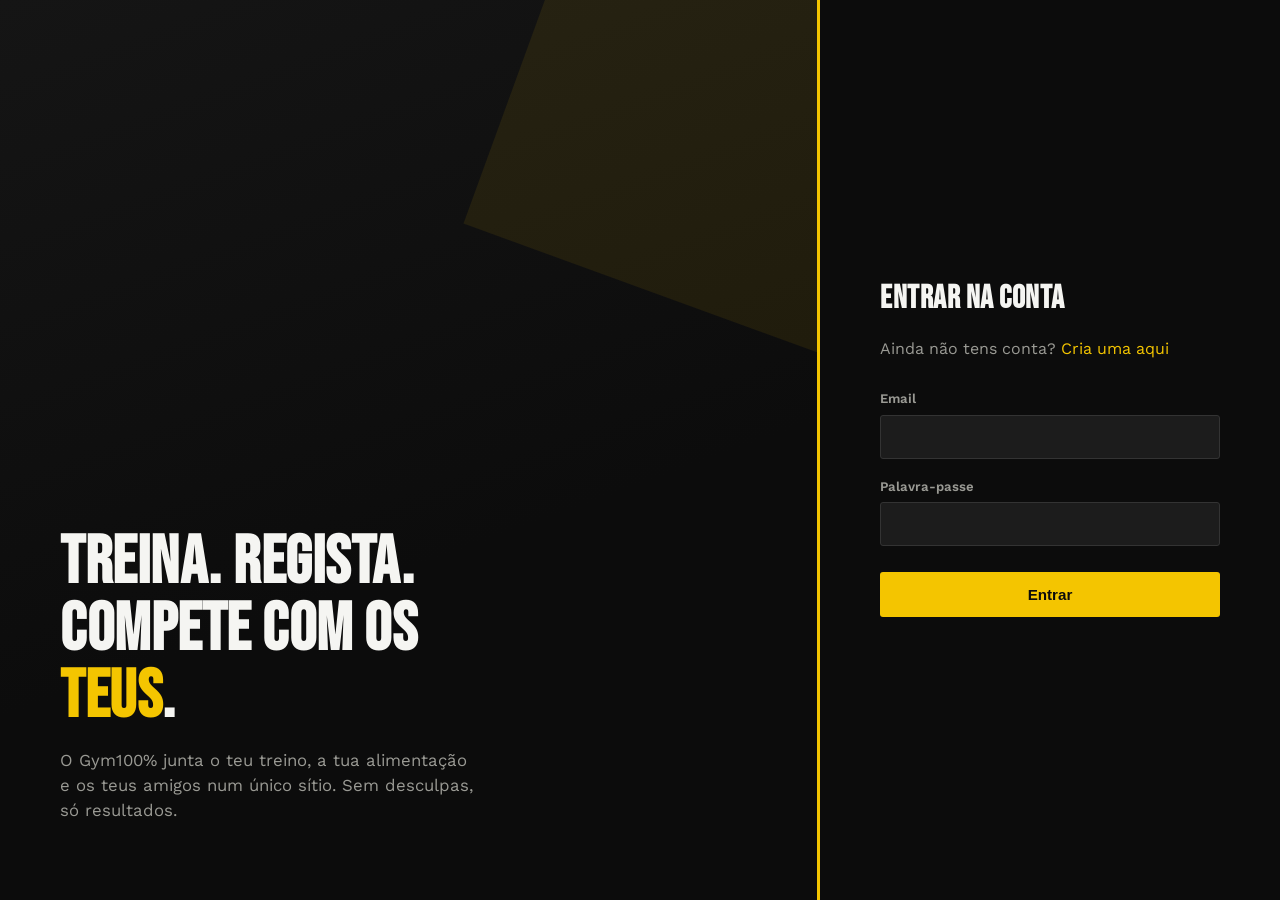
<file: frontend/index.html>
<!DOCTYPE html>
<html lang="pt-PT">
<head>
<meta charset="UTF-8">
<meta name="viewport" content="width=device-width, initial-scale=1">
<title>Gym100% — Entrar</title>
<link rel="stylesheet" href="css/estilo.css">
</head>
<body>

<div class="pagina-auth">
    <div class="auth-lado-visual">
        <div>
            <h1>Treina. Regista.<br>Compete com os <span>teus</span>.</h1>
            <p>O Gym100% junta o teu treino, a tua alimentação e os teus amigos num único sítio. Sem desculpas, só resultados.</p>
        </div>
    </div>

    <div class="auth-lado-form">
        <h2 style="margin-bottom: 6px;">Entrar na conta</h2>
        <p style="color: var(--cinza); margin-bottom: 28px;">Ainda não tens conta? <a href="registo.html">Cria uma aqui</a></p>

        <div class="mensagem-erro" id="caixaErro"></div>

        <form id="formularioLogin">
            <div class="campo">
                <label for="email">Email</label>
                <input type="email" id="email" required autocomplete="email">
            </div>
            <div class="campo">
                <label for="password">Palavra-passe</label>
                <input type="password" id="password" required autocomplete="current-password">
            </div>
            <button type="submit" class="botao botao-principal" style="width:100%; margin-top: 8px;">Entrar</button>
        </form>
    </div>
</div>

<script src="js/comum.js"></script>
<script>
document.getElementById("formularioLogin").addEventListener("submit", async (e) => {
    e.preventDefault();
    const caixaErro = document.getElementById("caixaErro");
    try {
        await chamarApi("/auth/login.php", {
            method: "POST",
            body: JSON.stringify({
                email: document.getElementById("email").value,
                password: document.getElementById("password").value
            })
        });
        window.location.href = "paginas/dashboard.html";
    } catch (erro) {
        mostrarErro(caixaErro, erro.message);
    }
});
</script>
</body>
</html>
</file>
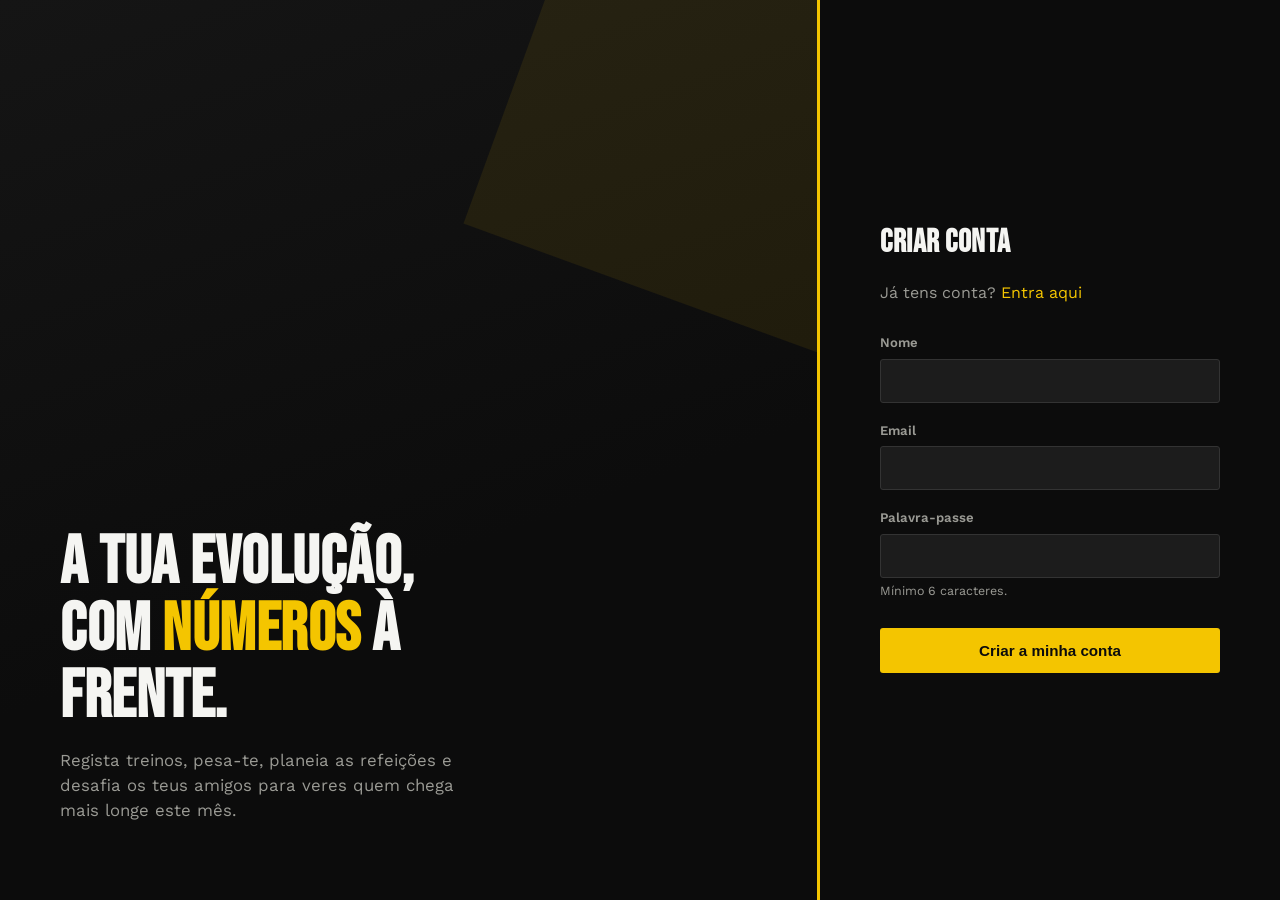
<file: frontend/registo.html>
<!DOCTYPE html>
<html lang="pt-PT">
<head>
<meta charset="UTF-8">
<meta name="viewport" content="width=device-width, initial-scale=1">
<title>Gym100% — Criar conta</title>
<link rel="stylesheet" href="css/estilo.css">
</head>
<body>

<div class="pagina-auth">
    <div class="auth-lado-visual">
        <div>
            <h1>A tua evolução,<br>com <span>números</span> à frente.</h1>
            <p>Regista treinos, pesa-te, planeia as refeições e desafia os teus amigos para veres quem chega mais longe este mês.</p>
        </div>
    </div>

    <div class="auth-lado-form">
        <h2 style="margin-bottom: 6px;">Criar conta</h2>
        <p style="color: var(--cinza); margin-bottom: 28px;">Já tens conta? <a href="index.html">Entra aqui</a></p>

        <div class="mensagem-erro" id="caixaErro"></div>

        <form id="formularioRegisto">
            <div class="campo">
                <label for="nome">Nome</label>
                <input type="text" id="nome" required>
            </div>
            <div class="campo">
                <label for="email">Email</label>
                <input type="email" id="email" required autocomplete="email">
            </div>
            <div class="campo">
                <label for="password">Palavra-passe</label>
                <input type="password" id="password" required minlength="6" autocomplete="new-password">
                <span style="font-size:0.78rem; color: var(--cinza);">Mínimo 6 caracteres.</span>
            </div>
            <button type="submit" class="botao botao-principal" style="width:100%; margin-top: 8px;">Criar a minha conta</button>
        </form>
    </div>
</div>

<script src="js/comum.js"></script>
<script>
document.getElementById("formularioRegisto").addEventListener("submit", async (e) => {
    e.preventDefault();
    const caixaErro = document.getElementById("caixaErro");
    try {
        await chamarApi("/auth/registo.php", {
            method: "POST",
            body: JSON.stringify({
                nome: document.getElementById("nome").value,
                email: document.getElementById("email").value,
                password: document.getElementById("password").value
            })
        });
        window.location.href = "paginas/dashboard.html";
    } catch (erro) {
        mostrarErro(caixaErro, erro.message);
    }
});
</script>
</body>
</html>
</file>
<file: frontend/css/estilo.css>
@import url('https://fonts.googleapis.com/css2?family=Bebas+Neue&family=Work+Sans:wght@400;500;600;700&display=swap');

:root {
    --preto: #0c0c0c;
    --preto-suave: #171717;
    --cartao: #1c1c1c;
    --linha: #333333;
    --amarelo: #f4c500;
    --amarelo-escuro: #c9a300;
    --branco: #f5f5f2;
    --cinza: #9a9a94;
    --vermelho: #e2453c;
    --verde: #4caf50;
}

* { box-sizing: border-box; }

body {
    margin: 0;
    background: var(--preto);
    color: var(--branco);
    font-family: 'Work Sans', sans-serif;
    line-height: 1.5;
}

h1, h2, h3, .fonte-impacto {
    font-family: 'Bebas Neue', sans-serif;
    letter-spacing: 0.5px;
    line-height: 1;
    margin: 0;
}

h1 { font-size: 3rem; }
h2 { font-size: 2rem; }
h3 { font-size: 1.4rem; }

a { color: var(--amarelo); text-decoration: none; }

.container { max-width: 1120px; margin: 0 auto; padding: 0 24px; }

/* ---------- Barra de navegação ---------- */
.barra-nav {
    background: var(--preto-suave);
    border-bottom: 3px solid var(--amarelo);
    position: sticky;
    top: 0;
    z-index: 20;
}
.barra-nav .container {
    display: flex;
    align-items: center;
    justify-content: space-between;
    height: 68px;
}
.marca {
    font-family: 'Bebas Neue', sans-serif;
    font-size: 1.7rem;
    color: var(--branco);
}
.marca span { color: var(--amarelo); }
.nav-links {
    display: flex;
    gap: 28px;
    align-items: center;
}
.nav-links a {
    color: var(--cinza);
    font-weight: 600;
    font-size: 0.95rem;
    padding: 6px 2px;
    border-bottom: 2px solid transparent;
    transition: color .15s, border-color .15s;
}
.nav-links a:hover, .nav-links a.ativo {
    color: var(--branco);
    border-bottom-color: var(--amarelo);
}
.utilizador-atual {
    display: flex;
    align-items: center;
    gap: 14px;
}
.utilizador-atual span { color: var(--branco); font-weight: 600; font-size: .9rem; }

/* ---------- Botões ---------- */
.botao {
    display: inline-block;
    padding: 12px 26px;
    border-radius: 3px;
    font-weight: 700;
    font-size: 0.95rem;
    cursor: pointer;
    border: 2px solid transparent;
    transition: transform .1s ease, background .15s;
}
.botao:active { transform: scale(0.97); }
.botao-principal { background: var(--amarelo); color: var(--preto); }
.botao-principal:hover { background: var(--amarelo-escuro); }
.botao-secundario { background: transparent; border-color: var(--amarelo); color: var(--amarelo); }
.botao-secundario:hover { background: rgba(244,197,0,0.08); }
.botao-perigo { background: transparent; border-color: var(--vermelho); color: var(--vermelho); }
.botao-pequeno { padding: 7px 14px; font-size: 0.82rem; }

/* ---------- Formulários (login/registo) ---------- */
.pagina-auth {
    min-height: 100vh;
    display: flex;
}
.auth-lado-visual {
    flex: 1;
    background: linear-gradient(160deg, #151515 0%, #0c0c0c 60%);
    display: flex;
    align-items: flex-end;
    padding: 60px;
    position: relative;
    overflow: hidden;
    border-right: 3px solid var(--amarelo);
}
.auth-lado-visual::before {
    content: "";
    position: absolute;
    top: -80px; right: -80px;
    width: 380px; height: 380px;
    background: var(--amarelo);
    opacity: 0.08;
    transform: rotate(20deg);
}
.auth-lado-visual h1 { font-size: 4.2rem; color: var(--branco); max-width: 480px; }
.auth-lado-visual h1 span { color: var(--amarelo); }
.auth-lado-visual p { color: var(--cinza); max-width: 420px; margin-top: 16px; font-size: 1.05rem; }
.auth-lado-form {
    width: 460px;
    display: flex;
    flex-direction: column;
    justify-content: center;
    padding: 60px;
}
@media (max-width: 900px) {
    .auth-lado-visual { display: none; }
    .auth-lado-form { width: 100%; }
}

.campo { margin-bottom: 18px; }
.campo label {
    display: block;
    font-size: 0.82rem;
    font-weight: 600;
    color: var(--cinza);
    margin-bottom: 6px;
}
.campo input, .campo select, .campo textarea {
    width: 100%;
    background: var(--cartao);
    border: 1px solid var(--linha);
    color: var(--branco);
    padding: 12px 14px;
    border-radius: 3px;
    font-size: 0.95rem;
    font-family: inherit;
}
.campo input:focus, .campo select:focus, .campo textarea:focus {
    outline: none;
    border-color: var(--amarelo);
}

.mensagem-erro {
    background: rgba(226,69,60,0.12);
    border: 1px solid var(--vermelho);
    color: #ff9d97;
    padding: 10px 14px;
    border-radius: 3px;
    font-size: 0.88rem;
    margin-bottom: 16px;
    display: none;
}
.mensagem-sucesso {
    background: rgba(76,175,80,0.12);
    border: 1px solid var(--verde);
    color: #9be09e;
    padding: 10px 14px;
    border-radius: 3px;
    font-size: 0.88rem;
    margin-bottom: 16px;
    display: none;
}

/* ---------- Layout de página interna ---------- */
.cabecalho-pagina { padding: 40px 0 28px; border-bottom: 1px solid var(--linha); margin-bottom: 32px; }
.cabecalho-pagina p { color: var(--cinza); margin-top: 6px; }

.grelha { display: grid; gap: 20px; }
.grelha-2 { grid-template-columns: 1fr 1fr; }
.grelha-3 { grid-template-columns: repeat(3, 1fr); }
@media (max-width: 760px) { .grelha-2, .grelha-3 { grid-template-columns: 1fr; } }

.cartao {
    background: var(--cartao);
    border: 1px solid var(--linha);
    border-radius: 4px;
    padding: 22px;
}
.cartao-destaque { border-left: 4px solid var(--amarelo); }

.estatistica .numero { font-family: 'Bebas Neue', sans-serif; font-size: 2.6rem; color: var(--amarelo); }
.estatistica .rotulo { color: var(--cinza); font-size: 0.85rem; margin-top: 2px; }

table { width: 100%; border-collapse: collapse; }
th, td { text-align: left; padding: 10px 12px; border-bottom: 1px solid var(--linha); font-size: 0.9rem; }
th { color: var(--cinza); font-weight: 600; font-size: 0.78rem; }

.barra-progresso-fundo { background: var(--linha); border-radius: 20px; height: 10px; overflow: hidden; }
.barra-progresso-cheia { background: var(--amarelo); height: 100%; border-radius: 20px; transition: width .4s ease; }

.pilula {
    display: inline-block;
    padding: 3px 10px;
    border-radius: 20px;
    font-size: 0.74rem;
    font-weight: 700;
    background: rgba(244,197,0,0.12);
    color: var(--amarelo);
}

.lista-simples { list-style: none; margin: 0; padding: 0; }
.lista-simples li {
    display: flex;
    justify-content: space-between;
    align-items: center;
    padding: 12px 0;
    border-bottom: 1px solid var(--linha);
}
.lista-simples li:last-child { border-bottom: none; }

.avatar-circulo {
    width: 38px; height: 38px;
    border-radius: 50%;
    background: var(--amarelo);
    color: var(--preto);
    display: flex;
    align-items: center;
    justify-content: center;
    font-weight: 700;
    font-size: 0.85rem;
}

.vazio {
    text-align: center;
    padding: 40px 20px;
    color: var(--cinza);
}

.rodape { border-top: 1px solid var(--linha); padding: 30px 0; margin-top: 60px; color: var(--cinza); font-size: 0.85rem; text-align: center; }

::selection { background: var(--amarelo); color: var(--preto); }
</file>
